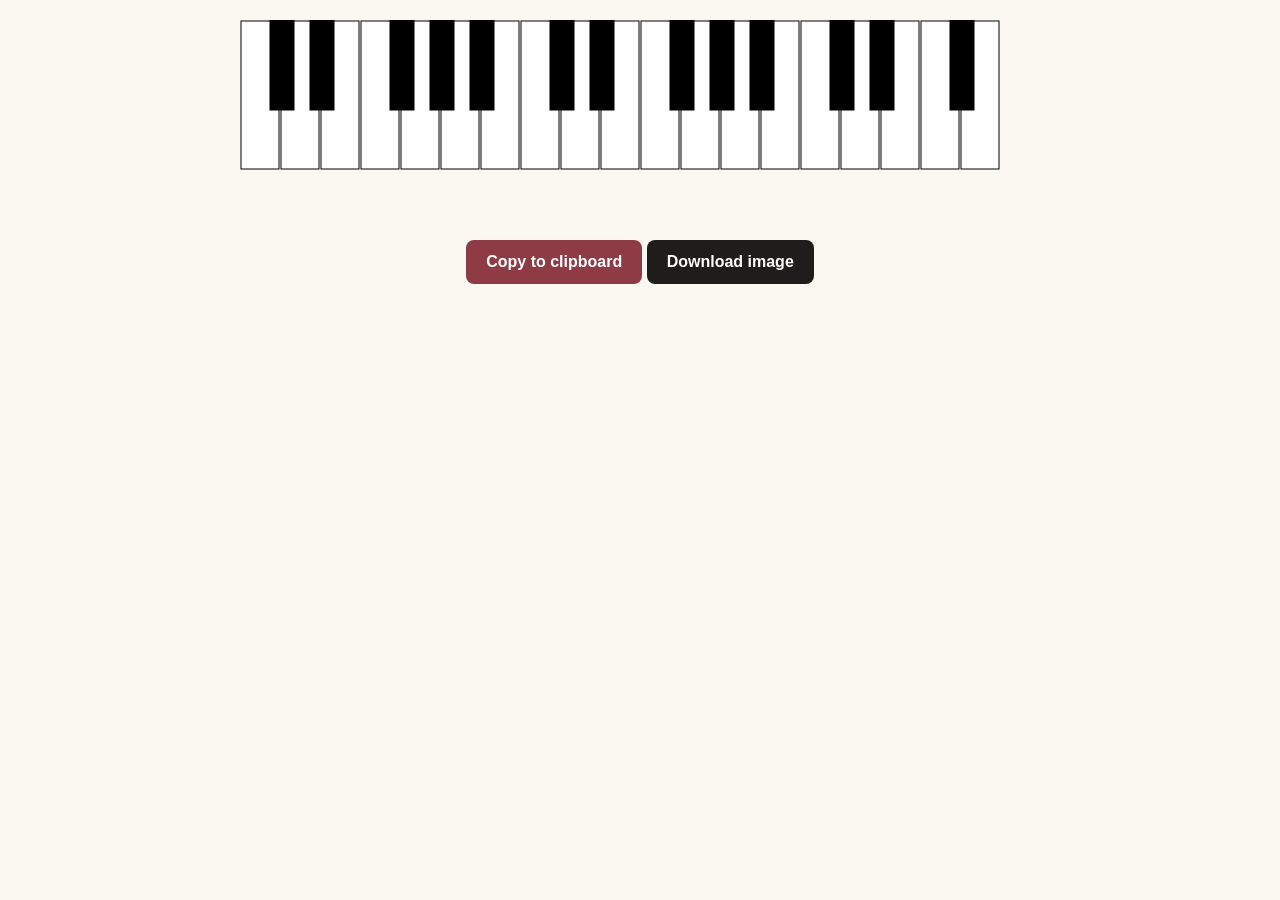
<file: index.html>
<!DOCTYPE html>
<html>
  <head>
    <title>Piano Keyboard Tool</title>
    <link rel="stylesheet" href="style.css" />
  </head>
  <body>
    <canvas id="piano-keyboard" width="801" height="200"></canvas>
    <div>
      <button id="copyButton" class="btn primary">Copy to clipboard</button>
      <button id="downloadButton" class="btn secondary">Download image</button>
    </div>
    <script src="piano.js"></script>
    <script src="notify.js"></script>
    <script src="quiz.js"></script>
  </body>
</html>
</file>
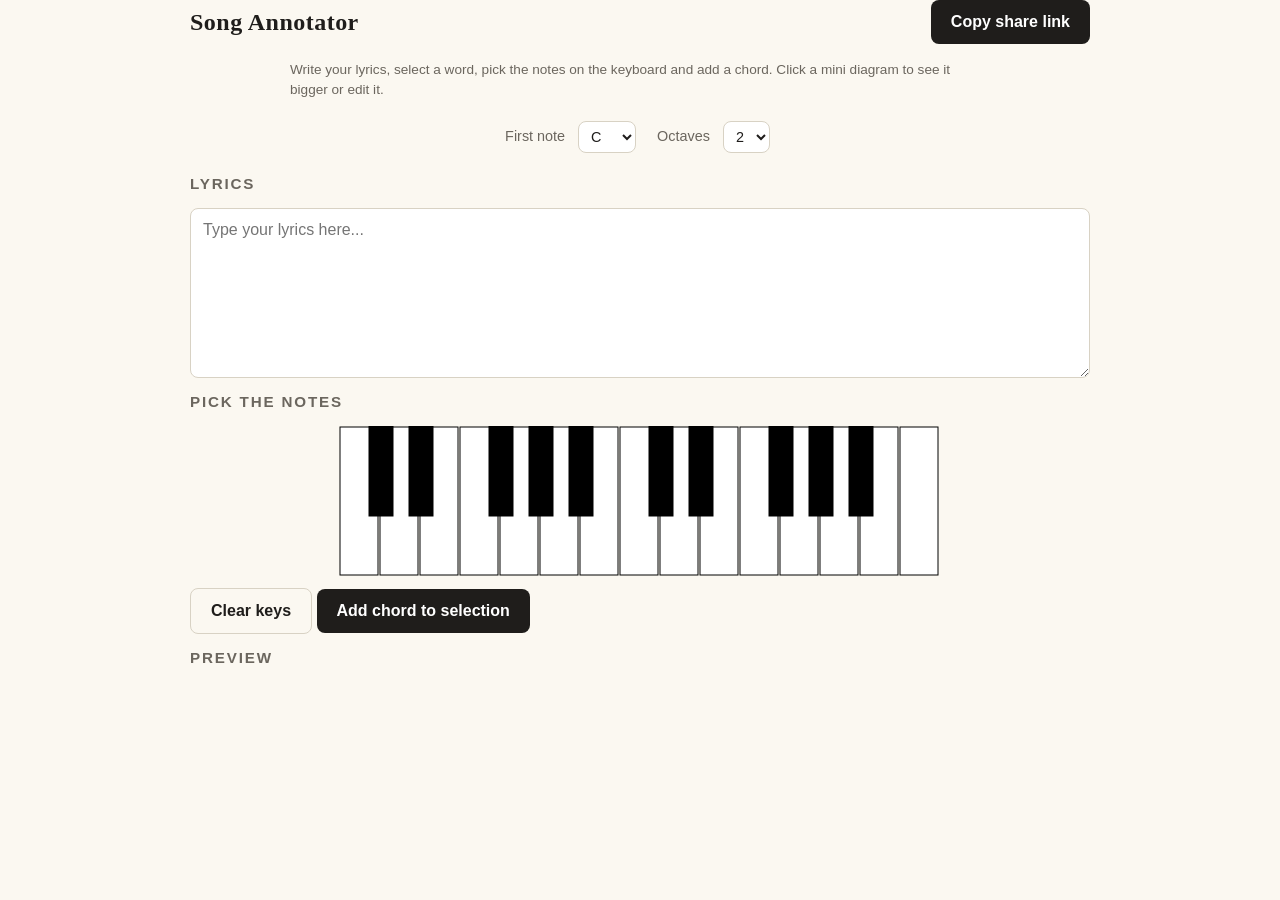
<file: song.html>
<!DOCTYPE html>
<html>
  <head>
    <meta charset="utf-8" />
    <title>Piano Song Annotator</title>
    <link rel="stylesheet" href="style.css" />
  </head>
  <body class="song-page">
    <div class="top-bar">
      <h1 id="pageTitle" class="editor-only">Song Annotator</h1>
      <h1 id="viewerTitle" class="user-only hidden">Song</h1>
      <button id="editSongButton" class="btn secondary hidden">Edit song</button>
      <button id="copyLinkButton" class="btn primary">Copy share link</button>
    </div>

    <div class="editor-only">
      <p class="hint">
        Write your lyrics, select a word, pick the notes on the keyboard and add
        a chord. Click a mini diagram to see it bigger or edit it.
      </p>

      <div class="settings-bar">
        <label>
          First note
          <select id="rootNote">
            <option value="0">C</option>
            <option value="1">C#</option>
            <option value="2">D</option>
            <option value="3">D#</option>
            <option value="4">E</option>
            <option value="5">F</option>
            <option value="6">F#</option>
            <option value="7">G</option>
            <option value="8">G#</option>
            <option value="9">A</option>
            <option value="10">A#</option>
            <option value="11">B</option>
          </select>
        </label>
        <label>
          Octaves
          <select id="octaves">
            <option value="2">2</option>
            <option value="3">3</option>
            <option value="4">4</option>
          </select>
        </label>
      </div>
    </div>

    <h2 class="editor-only">Lyrics</h2>
    <textarea
      id="lyricsInput"
      class="editor-only"
      rows="8"
      placeholder="Type your lyrics here..."
    ></textarea>

    <div class="editor-only">
      <h2>Pick the notes</h2>
      <canvas id="chordPicker" width="801" height="200"></canvas>
      <div>
        <button id="clearKeysButton" class="btn secondary">Clear keys</button>
        <button id="addChordButton" class="btn primary">Add chord to selection</button>
      </div>
    </div>

    <h2 id="previewHeading">Preview</h2>
    <div id="preview"></div>

    <div id="toast-root" aria-live="polite"></div>

    <div id="modalBackdrop" class="hidden">
      <div id="modal">
        <canvas id="modalKeyboard" width="801" height="200"></canvas>
        <div class="modal-actions">
          <button id="deleteChordButton" class="btn danger">Delete chord</button>
          <button id="closeModalButton" class="btn secondary">Close</button>
        </div>
      </div>
    </div>

    <script src="piano.js"></script>
    <script src="notify.js"></script>
    <script src="song.js"></script>
  </body>
</html>
</file>
<file: style.css>
:root {
  --ivory: #fbf8f1;
  --ink: #1f1d1b;
  --ink-soft: #6b665e;
  --felt: #8e3b46;
  --felt-dark: #732e37;
  --sand: #f4e4c1;
  --line: #d8d2c4;
  --success-bg: #1f1d1b;
  --error-bg: #8e3b46;
}

body {
  font-family: "Helvetica Neue", Arial, sans-serif;
  font-size: 16px;
  line-height: 1.5;
  margin: 0;
  padding: 0 20px 40px;
  text-align: center;
  background: var(--ivory);
  color: var(--ink);
}

body.song-page {
  text-align: left;
}

.song-page > * {
  max-width: 900px;
  margin-left: auto;
  margin-right: auto;
}

#piano-keyboard {
  display: block;
  margin: 20px auto;
}

/* ---------- Buttons ---------- */

.btn {
  padding: 10px 20px;
  color: white;
  border: none;
  border-radius: 8px;
  cursor: pointer;
  font: inherit;
  font-weight: 600;
  transition: transform 0.1s ease, box-shadow 0.1s ease, background-color 0.1s ease;
}

.btn:hover {
  transform: translateY(-1px);
  box-shadow: 0 3px 8px rgba(31, 29, 27, 0.25);
}

.btn:active {
  transform: translateY(0);
  box-shadow: none;
}

.btn:focus-visible {
  outline: 3px solid var(--felt);
  outline-offset: 2px;
}

.btn.primary {
  background-color: var(--ink);
}

.btn.primary:hover {
  background-color: #33302c;
}

.btn.secondary {
  background-color: transparent;
  color: var(--ink);
  border: 1px solid var(--line);
}

.btn.secondary:hover {
  background-color: var(--sand);
  box-shadow: none;
}

.btn.danger {
  background-color: var(--felt);
}

.btn.danger:hover {
  background-color: var(--felt-dark);
}

button:not(.btn) {
  padding: 10px 20px;
  border: 1px solid var(--line);
  border-radius: 8px;
  background: white;
  cursor: pointer;
  font: inherit;
}

/* Legacy button colors kept for the quiz page until it adopts .btn */
#copyButton,
#downloadButton {
  padding: 10px 20px;
  color: white;
  border: none;
  border-radius: 8px;
  cursor: pointer;
  font: inherit;
  font-weight: 600;
  transition: transform 0.1s ease, box-shadow 0.1s ease;
}
#copyButton {
  background-color: var(--felt);
}
#downloadButton {
  background-color: var(--ink);
}
#copyButton:hover,
#downloadButton:hover {
  transform: translateY(-1px);
  box-shadow: 0 3px 8px rgba(31, 29, 27, 0.25);
}

/* ---------- Quiz page text ---------- */

#message {
  font-size: 0.85em;
}

/* ---------- Song annotator (song.html) ---------- */

h1 {
  font-family: Georgia, "Times New Roman", serif;
  font-size: 1.5em;
  font-weight: 600;
  letter-spacing: 0.02em;
}

h2 {
  font-size: 0.95em;
  text-transform: uppercase;
  letter-spacing: 0.12em;
  color: var(--ink-soft);
}

.hint {
  font-size: 0.85em;
  color: var(--ink-soft);
  max-width: 700px;
  margin: 0 auto 20px;
}

#rootNote,
#octaves {
  margin: 0 5px;
  font: inherit;
  padding: 6px 8px;
  border: 1px solid var(--line);
  border-radius: 8px;
  background: white;
  color: var(--ink);
}

.settings-bar {
  display: flex;
  justify-content: center;
  align-items: center;
  gap: 16px;
  flex-wrap: wrap;
  margin-bottom: 20px;
}

.settings-bar label {
  font-size: 0.9em;
  color: var(--ink-soft);
  display: flex;
  align-items: center;
  gap: 8px;
}

.top-bar {
  display: flex;
  justify-content: space-between;
  align-items: center;
  gap: 12px;
  margin-bottom: 16px;
}

.top-bar h1 {
  margin: 0;
}

.top-bar > :first-child {
  margin-inline-end: auto;
}

.song-page h2 {
  text-align: left;
}

#lyricsInput {
  display: block;
  width: 100%;
  min-height: 120px;
  box-sizing: border-box;
  font-family: inherit;
  font-size: 1em;
  padding: 12px;
  resize: vertical;
  border: 1px solid var(--line);
  border-radius: 8px;
  background: white;
  color: var(--ink);
}

#lyricsInput:focus-visible {
  outline: 3px solid var(--sand);
  outline-offset: 0;
  border-color: var(--ink-soft);
}

#chordPicker {
  display: block;
  margin: 10px auto;
  cursor: pointer;
}

#preview {
  white-space: pre-wrap;
  font-size: 1.1em;
  padding: 10px 0;
  max-width: 700px;
  margin: 0 auto;
}

.annotated-word {
  display: inline-block;
  text-align: center;
}

.mini-diagram {
  display: block;
  margin: 0 auto 2px;
  cursor: zoom-in;
}

.pending-selection {
  background: var(--sand);
  border-radius: 4px;
  box-shadow: 0 0 0 2px var(--sand);
}

/* ---------- Modal ---------- */

#modalBackdrop {
  position: fixed;
  top: 0;
  left: 0;
  width: 100%;
  height: 100%;
  background: rgba(31, 29, 27, 0.55);
  z-index: 10;
}

#modal {
  position: absolute;
  top: 50%;
  left: 50%;
  transform: translate(-50%, -50%);
  background: var(--ivory);
  padding: 15px;
  border-radius: 12px;
  box-shadow: 0 10px 30px rgba(0, 0, 0, 0.3);
  max-width: 95vw;
}

#modalKeyboard {
  display: block;
  margin: 10px auto;
}

.modal-actions {
  display: flex;
  justify-content: center;
  gap: 10px;
  flex-wrap: wrap;
}

.hidden {
  display: none !important;
}

/* ---------- Toasts ---------- */

#toast-root {
  position: fixed;
  bottom: 20px;
  left: 50%;
  transform: translateX(-50%);
  display: flex;
  flex-direction: column;
  align-items: center;
  gap: 8px;
  z-index: 50;
  pointer-events: none;
}

.toast {
  background: var(--success-bg);  color: white;
  padding: 10px 18px;
  border-radius: 8px;
  font-size: 0.9em;
  box-shadow: 0 4px 14px rgba(31, 29, 27, 0.3);
  opacity: 1;
  transition: opacity 0.3s ease, transform 0.3s ease;
  max-width: 90vw;
}

.toast.error {
  background: var(--error-bg);
}

.toast.success {
  background: var(--success-bg);
}

.toast.leaving {
  opacity: 0;
  transform: translateY(8px);
}

@media (prefers-reduced-motion: reduce) {
  .btn,
  .toast {
    transition: none;
  }
  .btn:hover,
  .btn:active {
    transform: none;
  }
}
</file>
